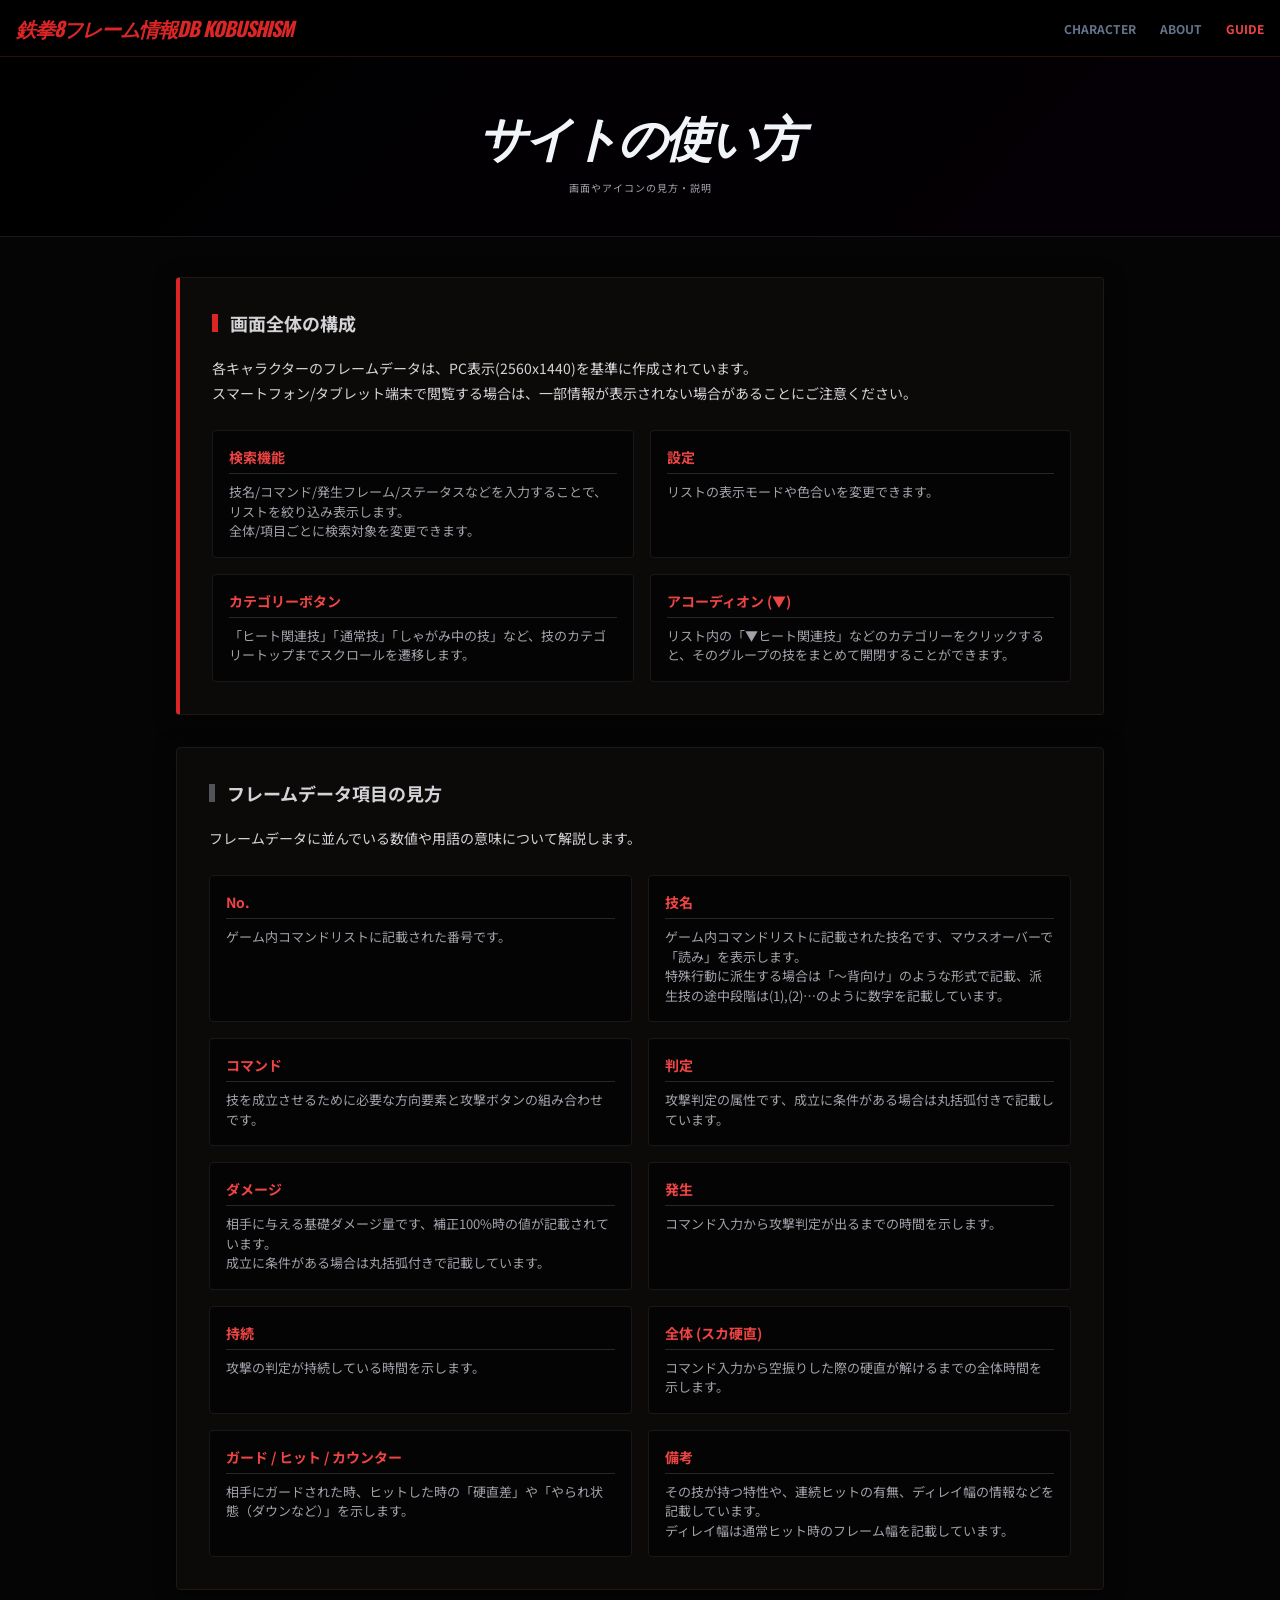
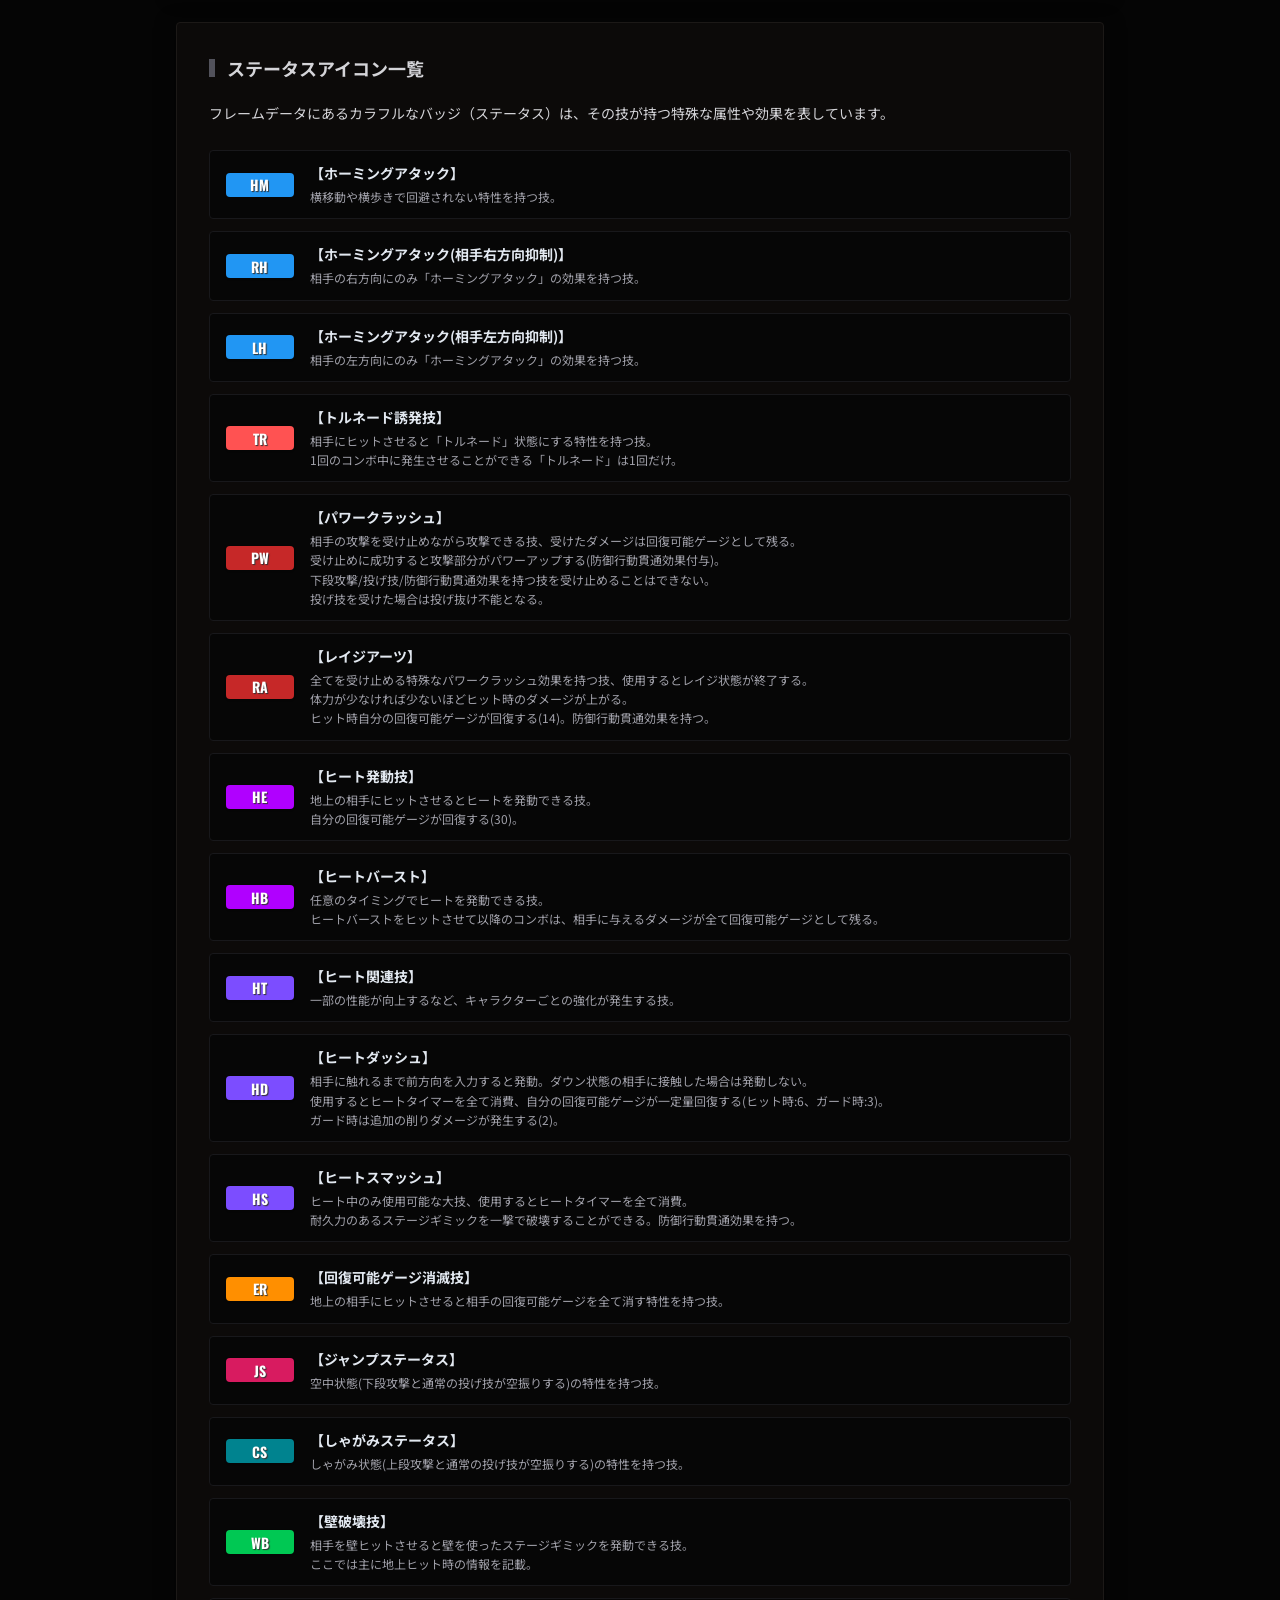
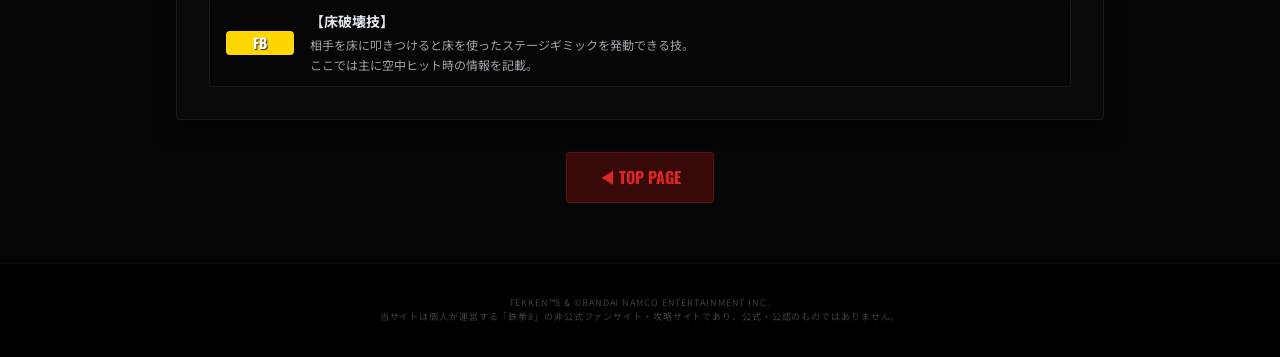
<file: guide.html>
<!DOCTYPE html>
<html lang="ja">
<head>
    <meta charset="UTF-8">
    <meta name="viewport" content="width=device-width, initial-scale=1.0">
    <title>GUIDE - 鉄拳8フレーム情報DB KOBUSHISM</title>
    
    <link rel="stylesheet" href="css/guide.css">
</head>
<body>

    <!-- Navigation -->
    <nav>
        <div class="nav-container">
            <a href="index.html" class="nav-logo oswald tekken-font">鉄拳8フレーム情報DB KOBUSHISM</a>
            <div class="nav-links">
                <a href="index.html" class="menu-link">CHARACTER</a>
                <a href="about.html" class="menu-link">ABOUT</a>
                <span>GUIDE</span>
            </div>
        </div>
    </nav>

    <!-- Hero / Header Section -->
    <div class="hero-section">
        <div class="hero-overlay"></div>
        <div class="hero-content">
            <h2 class="hero-title oswald tekken-font">サイトの使い方</h2>
            <p class="hero-subtitle">画面やアイコンの見方・説明</p>
        </div>
    </div>

    <!-- Main Content Area -->
    <main>
        
        <!-- Section 1: 画面構成について -->
        <section class="info-card red-accent-border">
            <h3 class="card-title zinc">
                <span class="title-accent red"></span>
                画面全体の構成
            </h3>
            <p class="card-text">
                各キャラクターのフレームデータは、PC表示(2560x1440)を基準に作成されています。<br>
                スマートフォン/タブレット端末で閲覧する場合は、一部情報が表示されない場合があることにご注意ください。
            </p>
            
            <div class="data-grid">
                <div class="data-box">
                    <span class="data-title">検索機能</span>
                    <p class="data-desc">技名/コマンド/発生フレーム/ステータスなどを入力することで、リストを絞り込み表示します。<br>全体/項目ごとに検索対象を変更できます。</p>
                </div>
                <div class="data-box">
                    <span class="data-title">設定</span>
                    <p class="data-desc">リストの表示モードや色合いを変更できます。</p>
                </div>
                <div class="data-box">
                    <span class="data-title">カテゴリーボタン</span>
                    <p class="data-desc">「ヒート関連技」「通常技」「しゃがみ中の技」など、技のカテゴリートップまでスクロールを遷移します。</p>
                </div>
                <div class="data-box">
                    <span class="data-title">アコーディオン (▼)</span>
                    <p class="data-desc">リスト内の「▼ヒート関連技」などのカテゴリーをクリックすると、そのグループの技をまとめて開閉することができます。</p>
                </div>
            </div>
        </section>

        <!-- Section 2: 各項目の見方 -->
        <section class="info-card">
            <h3 class="card-title zinc">
                <span class="title-accent zinc"></span>
                フレームデータ項目の見方
            </h3>
            <p class="card-text">
                フレームデータに並んでいる数値や用語の意味について解説します。
            </p>

            <div class="data-grid">
                <div class="data-box">
                    <span class="data-title">No.</span>
                    <p class="data-desc">ゲーム内コマンドリストに記載された番号です。</p>
                </div>
                <div class="data-box">
                    <span class="data-title">技名</span>
                    <p class="data-desc">ゲーム内コマンドリストに記載された技名です、マウスオーバーで「読み」を表示します。<br>
                        特殊行動に派生する場合は「～背向け」のような形式で記載、派生技の途中段階は(1),(2)…のように数字を記載しています。</p>
                </div>
                <div class="data-box">
                    <span class="data-title">コマンド</span>
                    <p class="data-desc">技を成立させるために必要な方向要素と攻撃ボタンの組み合わせです。</p>
                </div>
                <div class="data-box">
                    <span class="data-title">判定</span>
                    <p class="data-desc">攻撃判定の属性です、成立に条件がある場合は丸括弧付きで記載しています。</p>
                </div>
                <div class="data-box">
                    <span class="data-title">ダメージ</span>
                    <p class="data-desc">相手に与える基礎ダメージ量です、補正100%時の値が記載されています。<br>
                    成立に条件がある場合は丸括弧付きで記載しています。</p>
                </div>
                <div class="data-box">
                    <span class="data-title">発生</span>
                    <p class="data-desc">コマンド入力から攻撃判定が出るまでの時間を示します。</p>
                </div>
                <div class="data-box">
                    <span class="data-title">持続</span>
                    <p class="data-desc">攻撃の判定が持続している時間を示します。</p>
                </div>
                <div class="data-box">
                    <span class="data-title">全体 (スカ硬直)</span>
                    <p class="data-desc">コマンド入力から空振りした際の硬直が解けるまでの全体時間を示します。</p>
                </div>
                <div class="data-box">
                    <span class="data-title">ガード / ヒット / カウンター</span>
                    <p class="data-desc">相手にガードされた時、ヒットした時の「硬直差」や「やられ状態（ダウンなど）」を示します。</p>
                </div>
                <div class="data-box">
                    <span class="data-title">備考</span>
                    <p class="data-desc">その技が持つ特性や、連続ヒットの有無、ディレイ幅の情報などを記載しています。<br>ディレイ幅は通常ヒット時のフレーム幅を記載しています。</p>
                </div>
            </div>
        </section>

        <!-- Section 3: ステータスアイコン -->
        <section class="info-card">
            <h3 class="card-title zinc">
                <span class="title-accent zinc"></span>
                ステータスアイコン一覧
            </h3>
            <p class="card-text">
                フレームデータにあるカラフルなバッジ（ステータス）は、その技が持つ特殊な属性や効果を表しています。
            </p>
            <!-- statuses.jsonから読み込み -->
            <div id="statusList" class="status-list"></div>
        </section>

        <!-- Back Button -->
        <div class="back-btn-container">
            <a href="index.html" class="back-btn">
                ◀ TOP PAGE
            </a>
        </div>

    </main>

    <!-- Footer -->
    <footer>
        <div class="footer-content">
            <p class="footer-text">
                TEKKEN™8 & ©Bandai Namco Entertainment Inc.<br>
                当サイトは個人が運営する「鉄拳8」の非公式ファンサイト・攻略サイトであり、公式・公認のものではありません。
            </p>
        </div>
    </footer>

    <script src="js/guide.js"></script>

</body>
</html>
</file>
<file: css/guide.css>
@import url('https://fonts.googleapis.com/css2?family=Oswald:wght@400;700&family=Noto+Sans+JP:wght@400;700&display=swap');

:root {
    --bg-color: #050505;
    --text-main: #f1f5f9;
    --text-muted: #a1a1aa;
    --text-dark: #52525b;
    --primary-red: #dc2626;
    --primary-red-hover: #ef4444;
    --card-bg: #0c0a09;
    --border-color: #1c1917;
    --nav-bg: rgba(0, 0, 0, 0.95);
    --footer-bg: #000000;
}

* {
    box-sizing: border-box;
    margin: 0;
    padding: 0;
}

body {
    font-family: 'Noto Sans JP', sans-serif;
    background-color: var(--bg-color);
    color: var(--text-main);
    min-height: 100vh;
    display: flex;
    flex-direction: column;
    overflow-x: hidden;
}

/* Text selection style */
::selection {
    background-color: var(--primary-red);
    color: white;
}

/* Font Helpers */
.oswald {
    font-family: 'Oswald', sans-serif;
}
.tekken-font {
    text-transform: uppercase;
    font-style: italic;
    letter-spacing: -0.05em;
}

/* Navigation */
nav {
    position: sticky;
    top: 0;
    z-index: 50;
    background-color: var(--nav-bg);
    border-bottom: 1px solid rgba(127, 29, 29, 0.4);
    backdrop-filter: blur(4px);
}

.nav-container {
    max-width: 1280px;
    margin: 0 auto;
    padding: 0 16px;
    height: 56px;
    display: flex;
    align-items: center;
    justify-content: space-between;
}

.nav-logo {
    font-size: 1.25rem;
    font-weight: bold;
    color: var(--primary-red);
    transition: color 0.3s;
    text-decoration: none;
}

.nav-logo:hover {
    color: var(--primary-red-hover);
}

.nav-links {
    display: flex;
    align-items: center;
    gap: 24px;
    font-size: 0.75rem;
    font-weight: bold;
}

.nav-links a {
    color: #64748b;
    text-decoration: none;
    transition: color 0.3s;
}

.nav-links a:hover {
    color: white;
}

.nav-links .active {
    color: var(--primary-red-hover);
}

.nav-links span {
    color: var(--primary-red-hover);
}

/* Animated Hero Background */
@keyframes hero-bg-anim {
    0% { background-position: 0% 50%; }
    50% { background-position: 100% 50%; }
    100% { background-position: 0% 50%; }
}

.hero-section {
    position: relative;
    height: 180px;
    width: 100%;
    overflow: hidden;
    border-bottom: 1px solid #18181b;
    background: linear-gradient(-45deg, #000000, #3a0000, #0a000d, #000000);
    background-size: 400% 400%;
    animation: hero-bg-anim 15s ease infinite;
}

.hero-overlay {
    position: absolute;
    inset: 0;
    background-color: rgba(0, 0, 0, 0.4);
}

.hero-content {
    position: relative;
    max-width: 1280px;
    margin: 0 auto;
    padding: 0 16px;
    height: 100%;
    display: flex;
    flex-direction: column;
    justify-content: center;
    align-items: center;
    text-align: center;
}

.hero-title {
    font-size: 1.875rem;
    font-weight: 900;
    letter-spacing: -0.05em;
}

@media (min-width: 768px) {
    .hero-title { font-size: 3rem; }
}

.hero-subtitle {
    color: var(--text-muted);
    font-size: 10px;
    letter-spacing: 0.1em;
    text-transform: uppercase;
    margin-top: 8px;
}

/* Main Content Container */
main {
    flex-grow: 1;
    max-width: 960px; /* 少し狭くして読みやすく */
    margin: 0 auto;
    padding: 40px 16px;
    width: 100%;
}

/* Content Card Styles */
.info-card {
    border: 1px solid var(--border-color);
    background-color: var(--card-bg);
    box-shadow: 0 4px 20px rgba(0, 0, 0, 0.5);
    border-radius: 4px;
    padding: 24px;
    margin-bottom: 32px;
}

@media (min-width: 768px) {
    .info-card { padding: 32px; }
}

.red-accent-border {
    border-left: 4px solid var(--primary-red);
}

.card-title {
    font-size: 1.125rem;
    font-weight: bold;
    color: #f1f5f9;
    margin-bottom: 20px;
    display: flex;
    align-items: center;
    gap: 12px;
}
.card-title.red { color: var(--primary-red-hover); }
.card-title.zinc { color: #d4d4d8; }

.title-accent {
    width: 6px;
    height: 18px;
    display: inline-block;
}
.title-accent.red { background-color: var(--primary-red); }
.title-accent.zinc { background-color: #52525b; }

.card-text {
    font-size: 0.875rem;
    color: #d4d4d8;
    line-height: 1.8;
    margin-bottom: 16px;
}

/* ↓GUIDEページ専用↓ */

/* Data Display Grid */
.data-grid {
    display: grid;
    grid-template-columns: 1fr;
    gap: 16px;
    margin-top: 24px;
}

@media (min-width: 640px) {
    .data-grid { grid-template-columns: repeat(2, 1fr); }
}

.data-box {
    background-color: rgba(0, 0, 0, 0.6);
    border: 1px solid #18181b;
    padding: 16px;
    border-radius: 4px;
    transition: border-color 0.2s;
}

.data-box:hover {
    border-color: #3f3f46;
}

.data-title {
    font-weight: bold;
    color: #ef4444;
    font-size: 0.875rem;
    margin-bottom: 8px;
    display: block;
    border-bottom: 1px solid #27272a;
    padding-bottom: 6px;
}

.data-desc {
    font-size: 0.8125rem;
    color: #a1a1aa;
    line-height: 1.5;
}

/* Status Icon Styles */
.status-list {
    display: flex;
    flex-direction: column;
    gap: 12px;
    margin-top: 24px;
}

.status-item {
    display: flex;
    align-items: center;
    gap: 16px;
    background-color: rgba(5, 5, 5, 0.8);
    border: 1px solid #18181b;
    padding: 12px 16px;
    border-radius: 4px;
}

.status-badge {
    display: flex;
    align-items: center;
    justify-content: center;
    width: 68px;
    min-width: 68px;
    height: 24px;
    padding: 2px 4px;
    border-radius: 4px;
    color: white;
    font-family: 'Oswald', sans-serif;
    font-size: 14px;
    font-weight: bold;
    text-align: center;
    text-shadow: 1px 1px 1px #333;
    box-shadow: 0 1px 2px rgba(0,0,0,0.2);
    letter-spacing: 0.02em;
}

.status-badge-text {
    display: flex;
    align-items: center;
    height: 20px;
    font-size: 11px;
    font-weight: 900;
    color: white;
    background-color: #18181b;
    border: 1px solid #3f3f46;
    padding: 0 6px;
    border-radius: 2px;
    font-family: 'Oswald', sans-serif;
}

.status-info {
    flex-grow: 1;
}

.status-name {
    font-size: 0.875rem;
    font-weight: bold;
    color: #e2e8f0;
    margin-bottom: 4px;
}

.status-detail {
    font-size: 0.75rem;
    color: #a1a1aa;
    line-height: 1.6;
}

/* Icon Colors */
.bg-hm { background-color: #2196F3; }
.bg-rh { background-color: #2196F3; }
.bg-lh { background-color: #2196F3; }
.bg-tr { background-color: #FF5252; }
.bg-pw { background-color: #C62828; }
.bg-ra { background-color: #C62828; }
.bg-er { background-color: #FF8F00; }
.bg-js { background-color: #D81B60; }
.bg-cs { background-color: #00838F; }
.bg-wb { background-color: #00C853; }
.bg-fb { background-color: #FFD600; }
.bg-he { background-color: #B000FF; }
.bg-hb { background-color: #B000FF; }
.bg-ht { background-color: #7C4DFF; }
.bg-hd { background-color: #7C4DFF; }
.bg-hs { background-color: #7C4DFF; }


/* ↑GUIDEページ専用↑ */

/* Button to go back */
.back-btn-container {
    text-align: center;
    margin-top: 20px;
}
.back-btn {
    display: inline-flex;
    align-items: center;
    gap: 8px;
    padding: 12px 32px;
    background-color: rgba(69, 10, 10, 0.8);
    color: var(--primary-red);
    border: 1px solid rgba(127, 29, 29, 0.5);
    border-radius: 4px;
    font-weight: bold;
    font-family: 'Oswald', sans-serif;
    text-decoration: none;
    transition: all 0.3s;
}
.back-btn:hover {
    background-color: #7f1d1d;
    color: white;
    box-shadow: 0 0 15px rgba(239, 68, 68, 0.4);
}

/* Footer */
footer {
    border-top: 1px solid #09090b;
    background-color: var(--footer-bg);
    padding: 32px 0;
    margin-top: 20px;
}
.footer-content {
    max-width: 1280px;
    margin: 0 auto;
    padding: 0 16px;
    text-align: center;
}
.footer-text {
    color: #3f3f46;
    font-size: 9px;
    text-transform: uppercase;
    letter-spacing: 0.1em;
    line-height: 1.625;
}
</file>
